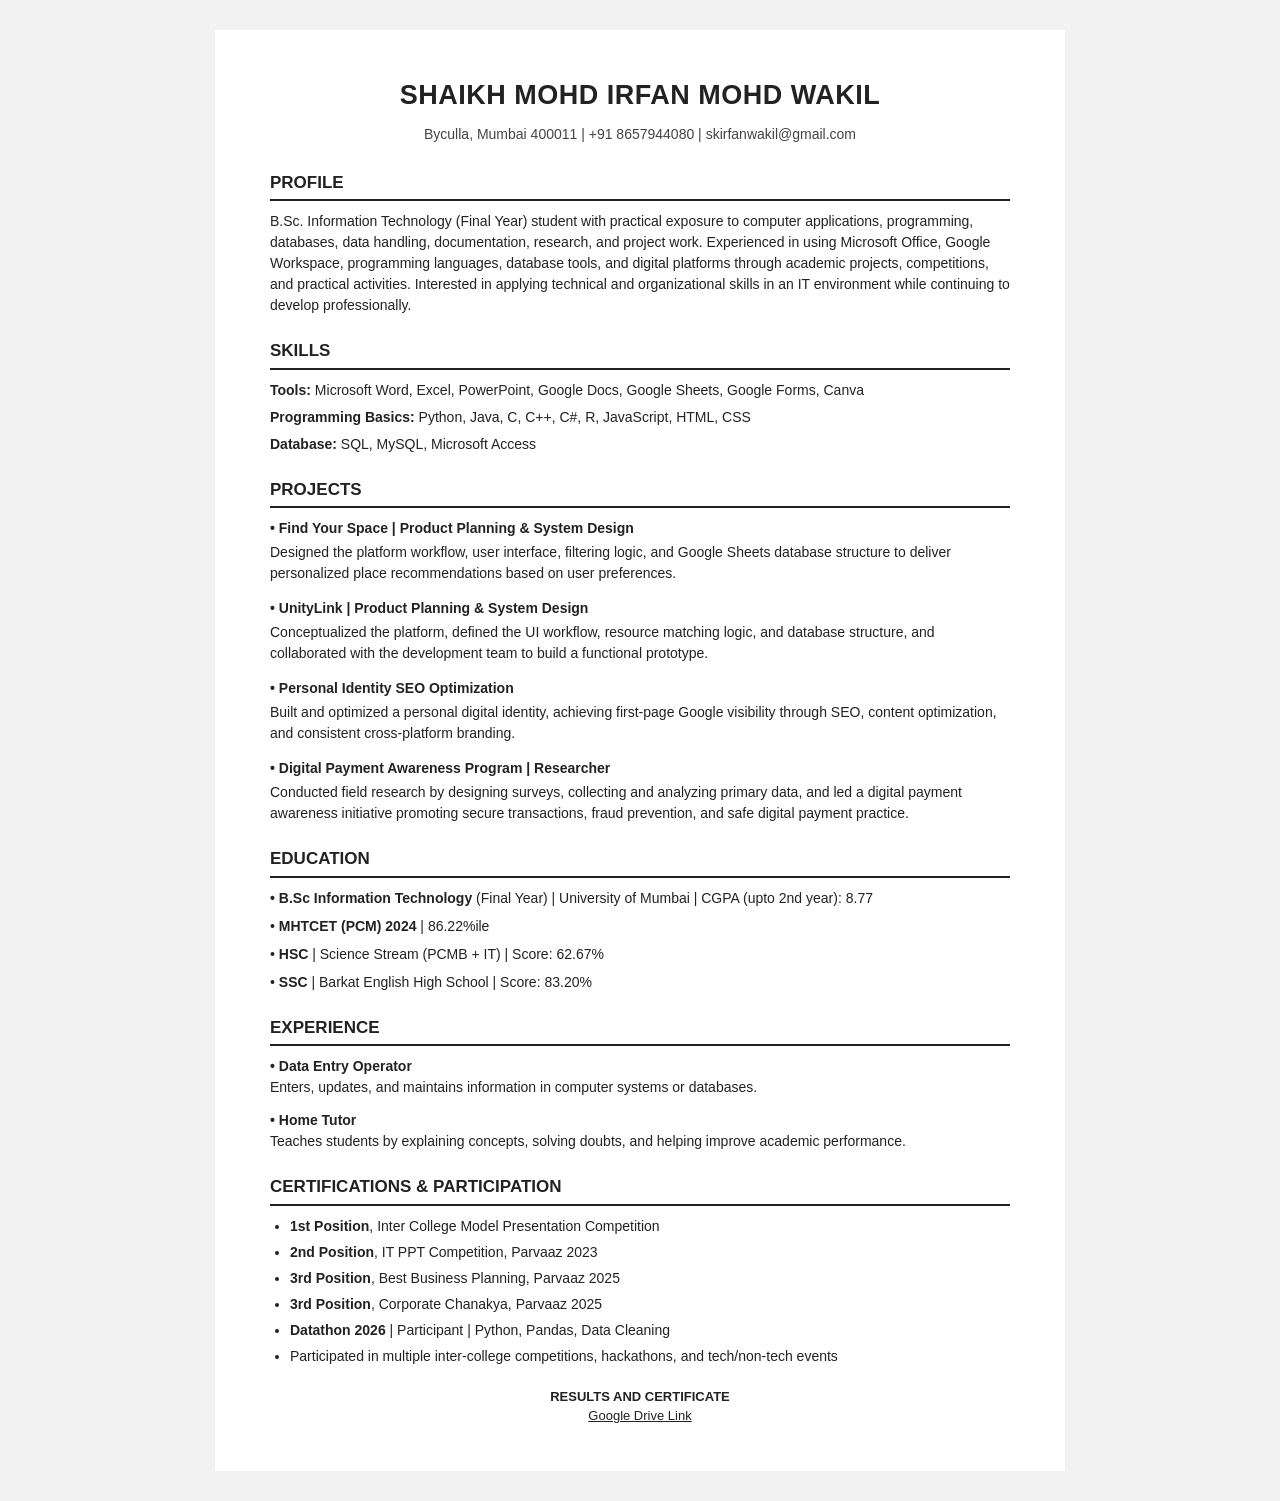
<file: index.html>
<!DOCTYPE html>
<html lang="en">
<head>
    <meta charset="UTF-8">
    <meta name="viewport" content="width=device-width, initial-scale=1.0">

    <title>Shaikh Mohd Irfan Mohd Wakil - Resume</title>

    <style>
        body {
            font-family: Arial, Helvetica, sans-serif;
            background: #f2f2f2;
            color: #222;
            margin: 0;
            padding: 30px;
            line-height: 1.5;
        }

        .resume {
            max-width: 850px;
            margin: auto;
            background: #ffffff;
            padding: 45px 55px;
            box-sizing: border-box;
        }

        .header {
            text-align: center;
            margin-bottom: 25px;
        }

        .header h1 {
            margin: 0;
            font-size: 27px;
            letter-spacing: 0.5px;
        }

        .contact {
            margin-top: 8px;
            font-size: 14px;
            color: #444;
        }

        .contact a {
            color: inherit;
            text-decoration: none;
        }

        .section {
            margin-top: 22px;
        }

        .section-title {
            font-size: 17px;
            font-weight: bold;
            border-bottom: 2px solid #222;
            padding-bottom: 4px;
            margin-bottom: 10px;
            text-transform: uppercase;
        }

        p {
            margin: 6px 0;
            font-size: 14px;
        }

        ul {
            margin: 5px 0 0 20px;
            padding: 0;
        }

        li {
            font-size: 14px;
            margin-bottom: 5px;
        }

        .skill-row {
            margin-bottom: 6px;
            font-size: 14px;
        }

        .skill-label {
            font-weight: bold;
        }

        .project {
            margin-bottom: 14px;
        }

        .project-title {
            font-weight: bold;
            font-size: 14px;
        }

        .project-title a {
            color: #222;
            text-decoration: none;
        }

        .project-description {
            margin-top: 3px;
            font-size: 14px;
        }

        .education-item {
            margin-bottom: 7px;
            font-size: 14px;
        }

        .experience-item {
            margin-bottom: 12px;
        }

        .experience-title {
            font-weight: bold;
            font-size: 14px;
        }

        .experience-description {
            font-size: 14px;
        }

        .drive-link {
            margin-top: 20px;
            font-size: 13px;
            text-align: center;
        }

        .drive-link a {
            color: #222;
            text-decoration: underline;
        }

        @media print {
            body {
                background: #ffffff;
                padding: 0;
            }

            .resume {
                max-width: none;
                padding: 30px 40px;
            }

            a {
                color: #000 !important;
            }
        }

        @media (max-width: 600px) {
            body {
                padding: 10px;
            }

            .resume {
                padding: 25px 20px;
            }

            .header h1 {
                font-size: 22px;
            }
        }
    </style>
</head>

<body>

<div class="resume">

    <!-- HEADER -->
    <div class="header">

        <h1>
            SHAIKH MOHD <strong>IRFAN</strong> MOHD WAKIL
        </h1>

        <div class="contact">
            Byculla, Mumbai 400011 |
            +91 8657944080 |
            <a href="mailto:skirfanwakil@gmail.com">
                skirfanwakil@gmail.com
            </a>
        </div>

    </div>


    <!-- PROFILE -->
    <div class="section">

        <div class="section-title">
            Profile
        </div>

        <p>
            B.Sc. Information Technology (Final Year) student with practical
            exposure to computer applications, programming, databases, data
            handling, documentation, research, and project work. Experienced
            in using Microsoft Office, Google Workspace, programming languages,
            database tools, and digital platforms through academic projects,
            competitions, and practical activities. Interested in applying
            technical and organizational skills in an IT environment while
            continuing to develop professionally.
        </p>

    </div>


    <!-- SKILLS -->
    <div class="section">

        <div class="section-title">
            Skills
        </div>

        <div class="skill-row">
            <span class="skill-label">Tools:</span>
            Microsoft Word, Excel, PowerPoint, Google Docs,
            Google Sheets, Google Forms, Canva
        </div>

        <div class="skill-row">
            <span class="skill-label">Programming Basics:</span>
            Python, Java, C, C++, C#, R, JavaScript, HTML, CSS
        </div>

        <div class="skill-row">
            <span class="skill-label">Database:</span>
            SQL, MySQL, Microsoft Access
        </div>

    </div>


    <!-- PROJECTS -->
    <div class="section">

        <div class="section-title">
            Projects
        </div>


        <div class="project">

            <div class="project-title">
                •
                <a href="https://github.com/skirfanwakil/find-your-space"
                   target="_blank">
                    Find Your Space | Product Planning & System Design
                </a>
            </div>

            <div class="project-description">
                Designed the platform workflow, user interface, filtering logic,
                and Google Sheets database structure to deliver personalized
                place recommendations based on user preferences.
            </div>

        </div>


        <div class="project">

            <div class="project-title">
                •
                <a href="https://github.com/skirfanwakil/UnityLink"
                   target="_blank">
                    UnityLink | Product Planning & System Design
                </a>
            </div>

            <div class="project-description">
                Conceptualized the platform, defined the UI workflow,
                resource matching logic, and database structure, and
                collaborated with the development team to build a functional
                prototype.
            </div>

        </div>


        <div class="project">

            <div class="project-title">
                • Personal Identity SEO Optimization
            </div>

            <div class="project-description">
                Built and optimized a personal digital identity, achieving
                first-page Google visibility through SEO, content optimization,
                and consistent cross-platform branding.
            </div>

        </div>


        <div class="project">

            <div class="project-title">
                •
                <a href="https://drive.google.com/file/d/16SxlqVFWt0ELJ20l2qlh9JhVENWo0yL_/view?usp=drivesdk"
                   target="_blank">
                    Digital Payment Awareness Program | Researcher
                </a>
            </div>

            <div class="project-description">
                Conducted field research by designing surveys, collecting and
                analyzing primary data, and led a digital payment awareness
                initiative promoting secure transactions, fraud prevention,
                and safe digital payment practice.
            </div>

        </div>

    </div>


    <!-- EDUCATION -->
    <div class="section">

        <div class="section-title">
            Education
        </div>

        <div class="education-item">
            <strong>• B.Sc Information Technology</strong>
            (Final Year) | University of Mumbai |
            CGPA (upto 2nd year): 8.77
        </div>

        <div class="education-item">
            • <strong>MHTCET (PCM) 2024</strong> |
            86.22%ile
        </div>

        <div class="education-item">
            • <strong>HSC</strong> |
            Science Stream (PCMB + IT) |
            Score: 62.67%
        </div>

        <div class="education-item">
            • <strong>SSC</strong> |
            Barkat English High School |
            Score: 83.20%
        </div>

    </div>


    <!-- EXPERIENCE -->
    <div class="section">

        <div class="section-title">
            Experience
        </div>


        <div class="experience-item">

            <div class="experience-title">
                • Data Entry Operator
            </div>

            <div class="experience-description">
                Enters, updates, and maintains information in computer systems
                or databases.
            </div>

        </div>


        <div class="experience-item">

            <div class="experience-title">
                • Home Tutor
            </div>

            <div class="experience-description">
                Teaches students by explaining concepts, solving doubts,
                and helping improve academic performance.
            </div>

        </div>

    </div>


    <!-- CERTIFICATIONS & PARTICIPATION -->
    <div class="section">

        <div class="section-title">
            Certifications & Participation
        </div>

        <ul>

            <li>
                <strong>1st Position</strong>,
                Inter College Model Presentation Competition
            </li>

            <li>
                <strong>2nd Position</strong>,
                IT PPT Competition, Parvaaz 2023
            </li>

            <li>
                <strong>3rd Position</strong>,
                Best Business Planning, Parvaaz 2025
            </li>

            <li>
                <strong>3rd Position</strong>,
                Corporate Chanakya, Parvaaz 2025
            </li>

            <li>
                <strong>Datathon 2026</strong> |
                Participant |
                Python, Pandas, Data Cleaning
            </li>

            <li>
                Participated in multiple inter-college competitions,
                hackathons, and tech/non-tech events
            </li>

        </ul>

    </div>


    <!-- RESULTS & CERTIFICATES -->
    <div class="drive-link">

        <strong>
            RESULTS AND CERTIFICATE
        </strong>
        <br>

        <a href="https://drive.google.com/drive/folders/1nhu1qyxtzMBHBfKPGdiHfEbXrY_Nma7p"
           target="_blank">
            Google Drive Link
        </a>

    </div>

</div>
</body>
</html>
</file>
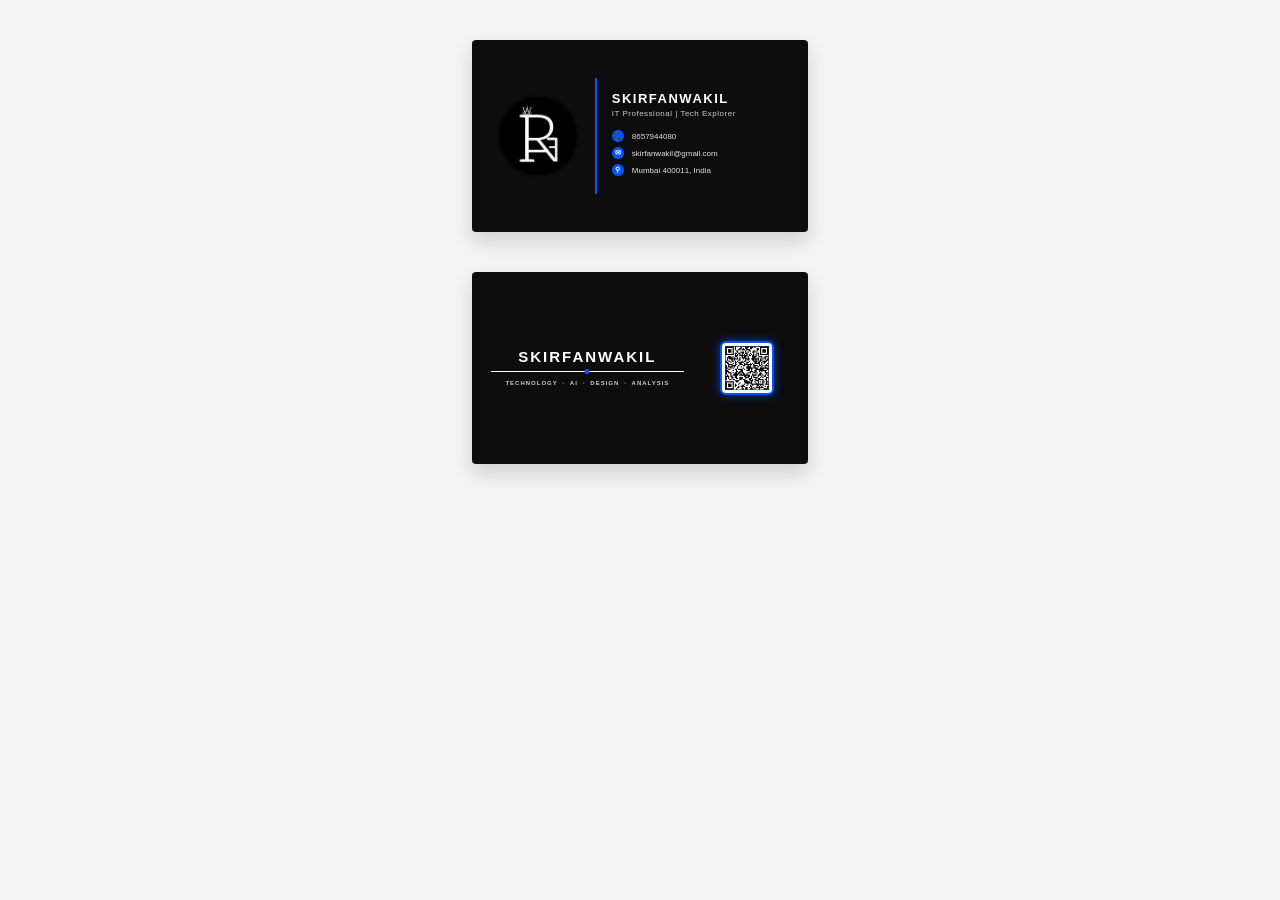
<file: bcard.html>
<!DOCTYPE html>
<html lang="en">
<head>
    <meta charset="UTF-8">
    <title>SKIRFANWAKIL Card</title>
    <style>
        * {
            box-sizing: border-box;
            margin: 0;
            padding: 0;
            -webkit-print-color-adjust: exact !important;
            print-color-adjust: exact !important;
        }

        body {
            font-family: 'Trebuchet MS', 'Verdana', 'Arial', sans-serif;
            background-color: #f4f4f4;
            display: flex;
            flex-direction: column;
            align-items: center;
            justify-content: center;
            padding: 40px;
            gap: 40px;
        }

        /* Standard Business Card Dimensions (3.5in x 2in) */
        .card {
            width: 3.5in;
            height: 2in;
            position: relative;
            box-shadow: 0 10px 20px rgba(0,0,0,0.15);
            overflow: hidden;
            border-radius: 4px;
        }

        /* FRONT SIDE (BLACK) */
        .card-front {
            background-color: #0d0d0d !important;
            color: #ffffff;
            display: flex;
            padding: 0.25in;
            align-items: center;
        }

        .logo-area {
            width: 35%;
            display: flex;
            justify-content: center;
            align-items: center;
            border-right: 2px solid #0055ff; /* Blue accent line */
            padding-right: 15px;
            height: 80%;
        }

        .logo-img {
            max-width: 100%;
            max-height: 100%;
            object-fit: contain;
        }

        .info-area {
            width: 65%;
            padding-left: 15px;
            display: flex;
            flex-direction: column;
            justify-content: center;
        }

        .name {
            font-size: 13px;
            font-weight: bold;
            letter-spacing: 1.5px;
            text-transform: uppercase;
            color: #ffffff;
            margin-bottom: 3px;
        }

        .title {
            font-size: 8px;
            color: #cccccc;
            margin-bottom: 12px;
            letter-spacing: 0.5px;
        }

        .contact-item {
            display: flex;
            align-items: center;
            font-size: 8px;
            margin-bottom: 5px;
            color: #e0e0e0;
        }

        .icon {
            width: 12px;
            height: 12px;
            background-color: #0055ff;
            border-radius: 50%;
            display: inline-flex;
            align-items: center;
            justify-content: center;
            margin-right: 8px;
            font-size: 7px;
            color: #ffffff;
            font-family: Arial, sans-serif;
            font-weight: bold;
        }

        /* BACK SIDE (BLACK) WITH RIGHT-ALIGNED QR */
        .card-back {
            background-color: #0d0d0d !important;
            color: #ffffff;
            display: flex;
            align-items: center;
            justify-content: space-between;
            padding: 0.2in;
        }

        /* Centered Left Content Container */
        .back-left {
            width: 68%;
            height: 100%;
            display: flex;
            flex-direction: column;
            align-items: center;
            justify-content: center;
            text-align: center;
            padding-right: 10px;
        }

        .back-name {
            font-size: 15px;
            font-weight: bold;
            letter-spacing: 2px;
            text-transform: uppercase;
            color: #ffffff;
            margin-bottom: 6px;
        }

        .divider {
            width: 100%;
            height: 1px;
            background-color: #ffffff;
            position: relative;
            margin-bottom: 8px;
        }

        /* CENTERED BLUE DOT ON DIVIDER LINE */
        .divider-dot {
            width: 5px;
            height: 5px;
            background-color: #0055ff;
            border-radius: 50%;
            position: absolute;
            top: -2px;
            left: 50%;
            transform: translateX(-50%);
        }

        .tagline {
            font-size: 6px;
            font-weight: bold;
            letter-spacing: 1px;
            text-transform: uppercase;
            color: #cccccc;
            line-height: 1.3;
        }

        .blue-dot {
            color: #0055ff;
            margin: 0 2px;
        }

        /* Right Side Glowing QR Box */
        .back-right {
            width: 28%;
            height: 100%;
            display: flex;
            justify-content: center;
            align-items: center;
        }

        .qr-box {
            width: 54px;
            height: 54px;
            border: 2px solid #0055ff;
            border-radius: 6px;
            display: flex;
            align-items: center;
            justify-content: center;
            background-color: #ffffff;
            padding: 3px;
            box-shadow: 0 0 10px rgba(0, 85, 255, 0.7);
        }

        .qr-box img {
            width: 100%;
            height: 100%;
            object-fit: contain;
        }

        @media print {
            body {
                background: none;
                padding: 0;
            }
            .card {
                box-shadow: none;
                page-break-after: always;
                border: 1px solid #ddd;
            }
        }
    </style>
</head>
<body>

    <!-- FRONT OF CARD -->
    <div class="card card-front">
        <div class="logo-area">
            <img src="mylogo.png" alt="Logo" class="logo-img">
        </div>
        
        <div class="info-area">
            <div class="name">SKIRFANWAKIL</div>
            <div class="title">IT Professional | Tech Explorer</div>
            
            <div class="contact-item">
                <span class="icon">📞</span>8657944080
            </div>
            <div class="contact-item">
                <span class="icon">&#9993;</span>skirfanwakil@gmail.com
            </div>
            <div class="contact-item">
                <span class="icon">&#9906;</span>Mumbai 400011, India
            </div>
        </div>
    </div>

    <!-- BACK OF CARD -->
    <div class="card card-back">
        <div class="back-left">
            <div class="back-name">SKIRFANWAKIL</div>
            <div class="divider">
                <div class="divider-dot"></div>
            </div>
            <div class="tagline">
                TECHNOLOGY <span class="blue-dot">&#8226;</span> AI <span class="blue-dot">&#8226;</span> DESIGN <span class="blue-dot">&#8226;</span> ANALYSIS
            </div>
        </div>

        <div class="back-right">
            <div class="qr-box">
                <img src="qr.jpeg" alt="QR Code">
            </div>
        </div>
    </div>

</body>
</html>
</file>
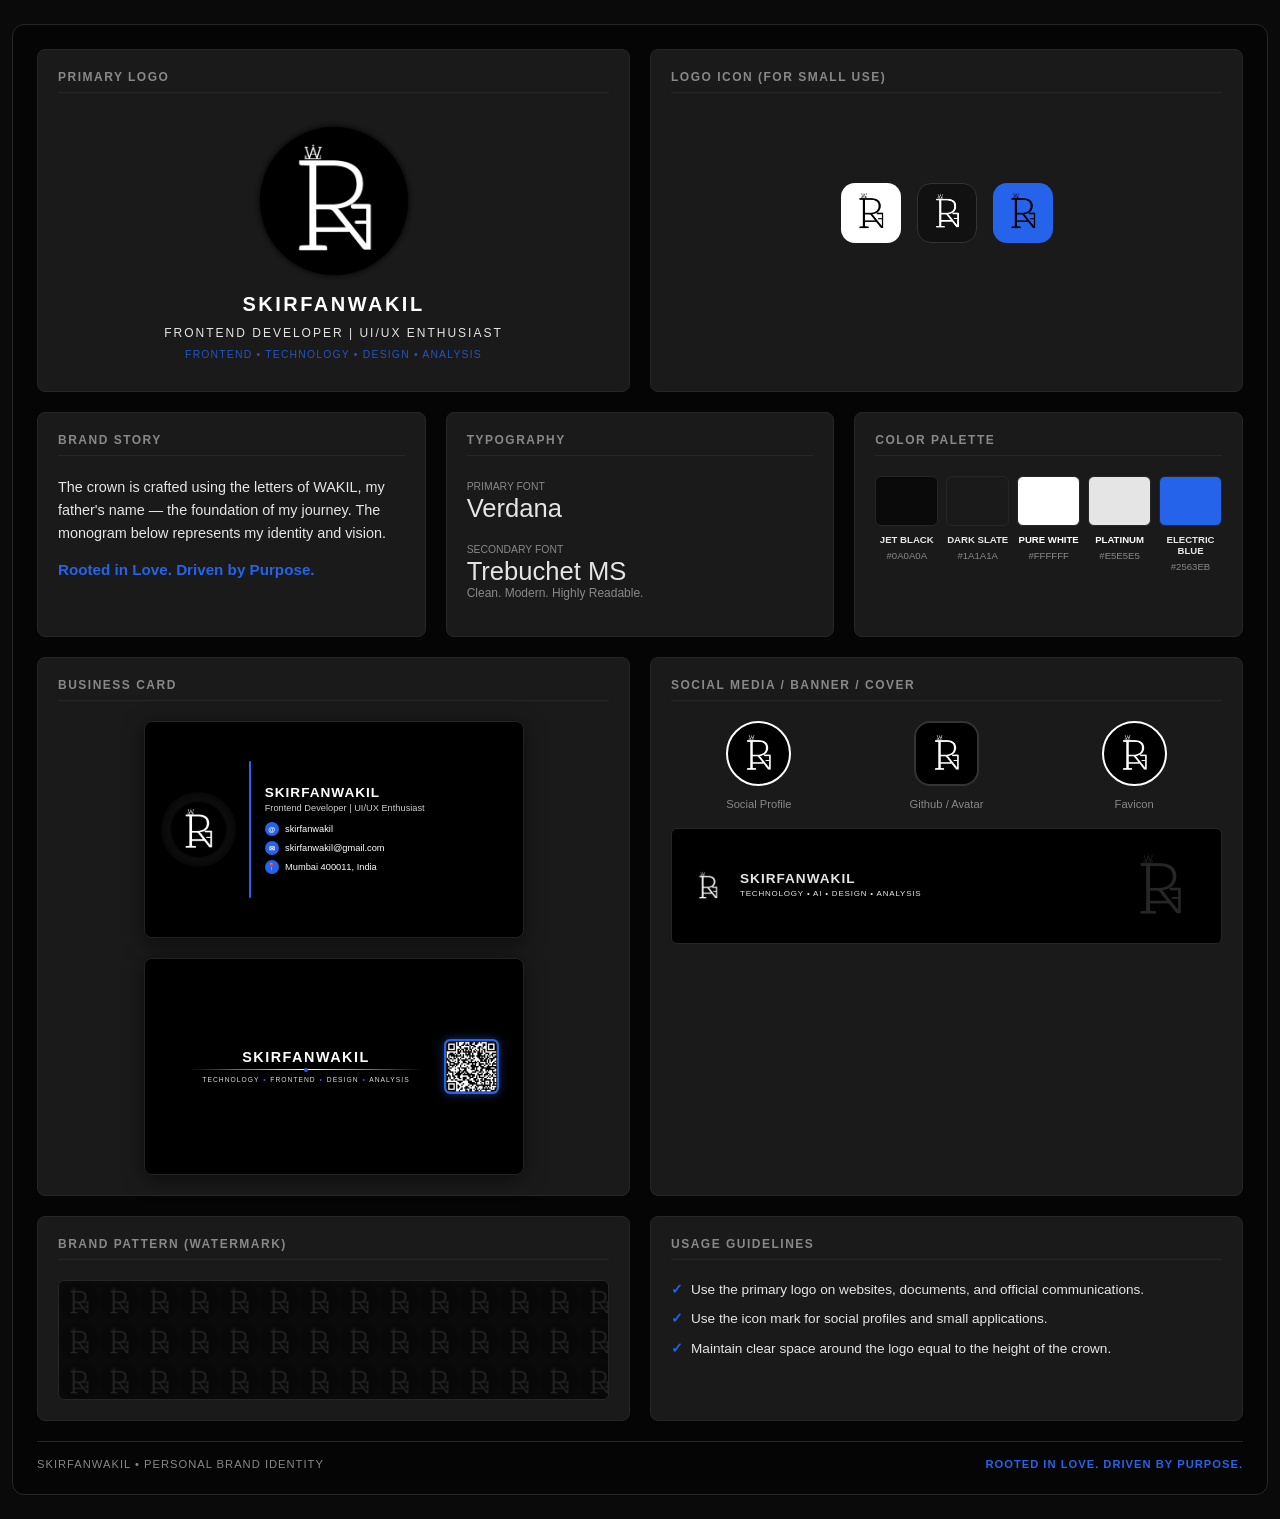
<file: dashboard.html>
<!DOCTYPE html>
<html lang="en">
<head>
  <meta charset="UTF-8">
  <meta name="viewport" content="width=device-width, initial-scale=1.0">
  <title>SKIRFANWAKIL - Brand Guidelines</title>
  <style>
    :root {
      --jet-black: #0A0A0A;
      --dark-slate: #1A1A1A;
      --pure-white: #FFFFFF;
      --platinum: #E5E5E5;
      --electric-blue: #2563EB;
      --border-color: #262626;
      --text-muted: #888888;
    }

    * {
      box-sizing: border-box;
      margin: 0;
      padding: 0;
    }

    body {
      background-color: var(--jet-black);
      color: var(--platinum);
      font-family: 'Trebuchet MS', sans-serif;
      padding: 1.5rem 0.75rem;
      display: flex;
      justify-content: center;
    }

    .board-container {
      width: 100%;
      max-width: 1280px;
      background-color: #050505;
      border: 1px solid var(--border-color);
      border-radius: 12px;
      padding: 1.5rem;
      display: flex;
      flex-direction: column;
      gap: 1.25rem;
    }

    /* Grid Layout Helper */
    .row {
      display: grid;
      gap: 1.25rem;
    }

    .row-3-col {
      grid-template-columns: repeat(3, 1fr);
    }

    .row-2-col {
      grid-template-columns: repeat(2, 1fr);
    }

    /* Section Cards */
    .card {
      background-color: var(--dark-slate);
      border: 1px solid var(--border-color);
      border-radius: 8px;
      padding: 1.25rem;
      display: flex;
      flex-direction: column;
      position: relative;
    }

    .card-header {
      font-family: Verdana, sans-serif;
      font-size: 0.75rem;
      font-weight: 600;
      letter-spacing: 1.5px;
      text-transform: uppercase;
      color: var(--text-muted);
      margin-bottom: 1.25rem;
      border-bottom: 1px solid var(--border-color);
      padding-bottom: 0.5rem;
    }

    /* 1. Logos Section */
    .logo-primary {
      display: flex;
      flex-direction: column;
      align-items: center;
      justify-content: center;
      min-height: 200px;
      text-align: center;
      padding: 0.5rem 0;
    }

    .logo-primary img {
      max-width: 160px;
      width: 100%;
      height: auto;
      margin-bottom: 0.75rem;
    }

    .brand-company-name {
      font-family: Verdana, sans-serif;
      font-size: 1.25rem;
      font-weight: 700;
      letter-spacing: 2.5px;
      color: #FFFFFF;
      margin-bottom: 0.5rem;
      text-transform: uppercase;
      word-break: break-word;
    }

    .sub-tagline {
      font-size: 0.75rem;
      letter-spacing: 2px;
      text-transform: uppercase;
      color: var(--platinum);
      line-height: 1.5;
    }

    .sub-tagline span {
      color: var(--electric-blue);
      margin: 0 4px;
    }

    .sub-tagline .new-sub-row {
      font-size: 0.65rem;
      letter-spacing: 1.2px;
      opacity: 0.8;
      display: block;
      margin-top: 5px;
    }

    .monogram-icon-grid {
      display: flex;
      align-items: center;
      justify-content: center;
      gap: 1rem;
      min-height: 200px;
      flex-wrap: wrap;
      padding: 0.5rem 0;
    }

    .app-icon {
      width: 60px;
      height: 60px;
      border-radius: 14px;
      display: flex;
      align-items: center;
      justify-content: center;
      overflow: hidden;
      padding: 6px;
      flex-shrink: 0;
    }

    .app-icon img {
      width: 100%;
      height: 100%;
      object-fit: contain;
    }

    /* 2. Brand Story & Details */
    .brand-story p {
      font-size: 0.9rem;
      color: var(--platinum);
      line-height: 1.6;
      margin-bottom: 1rem;
    }

    .brand-motto {
      color: var(--electric-blue);
      font-weight: bold;
      font-size: 0.95rem;
    }

    .font-sample {
      margin-bottom: 1rem;
    }

    .font-sample h3 {
      font-size: 1.6rem;
      font-weight: normal;
    }

    .color-palette {
      display: grid;
      grid-template-columns: repeat(5, 1fr);
      gap: 0.5rem;
    }

    .color-item {
      text-align: center;
    }

    .color-swatch {
      height: 50px;
      border-radius: 6px;
      margin-bottom: 0.5rem;
      border: 1px solid var(--border-color);
    }

    .color-name {
      font-size: 0.6rem;
      font-weight: bold;
      display: block;
      word-break: break-word;
    }

    .color-hex {
      font-size: 0.6rem;
      color: var(--text-muted);
    }

    /* 3. Business Card Preview */
    .card-mockup-wrapper {
      display: flex;
      flex-direction: column;
      gap: 1.25rem;
      align-items: center;
      width: 100%;
    }

    .business-card-container {
      width: 100%;
      max-width: 380px;
      aspect-ratio: 1.75 / 1;
      background: #000;
      border: 1px solid #222;
      border-radius: 8px;
      padding: 1rem;
      position: relative;
      box-shadow: 0 4px 20px rgba(0,0,0,0.5);
      display: flex;
      align-items: center;
    }

    /* Business Card Front Layout */
    .bc-front {
      display: flex;
      align-items: center;
      width: 100%;
      height: 100%;
    }

    .bc-left-logo {
      width: 75px;
      height: 75px;
      background-color: #0d0d0d;
      border-radius: 50%;
      display: flex;
      align-items: center;
      justify-content: center;
      padding: 8px;
      box-shadow: inset 0 0 10px rgba(0,0,0,0.8);
      flex-shrink: 0;
    }

    .bc-left-logo img {
      width: 100%;
      height: 100%;
      object-fit: contain;
    }

    .bc-divider {
      width: 2px;
      height: 75%;
      background-color: var(--electric-blue);
      margin: 0 0.85rem;
      border-radius: 2px;
      flex-shrink: 0;
    }

    .bc-right-info {
      display: flex;
      flex-direction: column;
      justify-content: center;
      gap: 0.2rem;
      overflow: hidden;
    }

    .bc-right-info h3 {
      font-family: Verdana, sans-serif;
      font-size: 0.85rem;
      letter-spacing: 1px;
      color: #fff;
      font-weight: 700;
      white-space: nowrap;
      overflow: hidden;
      text-overflow: ellipsis;
    }

    .bc-right-info .bc-title {
      font-size: 0.58rem;
      color: #ccc;
      margin-bottom: 0.4rem;
      white-space: nowrap;
      overflow: hidden;
      text-overflow: ellipsis;
    }

    .bc-contact-list {
      display: flex;
      flex-direction: column;
      gap: 0.3rem;
    }

    .bc-contact-item {
      display: flex;
      align-items: center;
      gap: 0.4rem;
      font-size: 0.58rem;
      color: #fff;
      white-space: nowrap;
      overflow: hidden;
      text-overflow: ellipsis;
    }

    .bc-icon {
      width: 14px;
      height: 14px;
      background-color: var(--electric-blue);
      border-radius: 50%;
      display: flex;
      align-items: center;
      justify-content: center;
      font-size: 0.45rem;
      color: #fff;
      font-weight: bold;
      flex-shrink: 0;
    }

    /* Business Card Back Layout */
    .bc-back {
      width: 100%;
      height: 100%;
      display: flex;
      align-items: center;
      justify-content: space-between;
      padding: 0 0.5rem;
    }

    .bc-back-text {
      display: flex;
      flex-direction: column;
      align-items: center;
      text-align: center;
      flex-grow: 1;
    }

    .bc-back-text h3 {
      font-family: Verdana, sans-serif;
      font-size: 0.9rem;
      letter-spacing: 1.5px;
      color: #fff;
      margin-bottom: 4px;
    }

    .bc-back-line {
      width: 85%;
      height: 1px;
      background: linear-gradient(90deg, transparent, #fff, transparent);
      position: relative;
      margin-bottom: 6px;
    }

    .bc-back-line::after {
      content: "";
      position: absolute;
      left: 50%;
      top: 50%;
      transform: translate(-50%, -50%);
      width: 4px;
      height: 4px;
      background-color: var(--electric-blue);
      border-radius: 50%;
    }

    .bc-back-sub {
      font-size: 0.42rem;
      letter-spacing: 1px;
      color: #ddd;
      text-transform: uppercase;
    }

    .bc-back-sub span {
      color: var(--electric-blue);
      margin: 0 1px;
    }

    .bc-qr-code {
      width: 55px;
      height: 55px;
      border-radius: 6px;
      border: 2px solid var(--electric-blue);
      box-shadow: 0 0 10px rgba(37, 99, 235, 0.5);
      overflow: hidden;
      flex-shrink: 0;
      background: #fff;
    }

    .bc-qr-code img {
      width: 100%;
      height: 100%;
      object-fit: cover;
    }

    /* 4. Social Assets */
    .social-assets-grid {
      display: grid;
      grid-template-columns: repeat(3, 1fr);
      gap: 0.75rem;
      text-align: center;
    }

    .avatar-circle {
      width: 65px;
      height: 65px;
      border-radius: 50%;
      border: 2px solid #fff;
      margin: 0 auto 0.5rem;
      display: flex;
      align-items: center;
      justify-content: center;
      overflow: hidden;
      background-color: #000;
      padding: 4px;
    }

    .avatar-circle img {
      width: 100%;
      height: 100%;
      object-fit: contain;
    }

    .banner-preview {
      width: 100%;
      min-height: 110px;
      background: #000;
      border: 1px solid var(--border-color);
      border-radius: 6px;
      display: flex;
      align-items: center;
      justify-content: space-between;
      padding: 0.75rem 1rem;
      margin-top: 1rem;
      overflow: hidden;
    }

    .banner-left {
      display: flex;
      align-items: center;
      gap: 0.75rem;
    }

    .banner-left img {
      height: 40px;
      width: auto;
      object-fit: contain;
    }

    .banner-preview .sub-tagline {
      font-size: 0.5rem;
      letter-spacing: 0.8px;
      margin-top: 2px;
    }

    .banner-right-watermark {
      height: 100%;
      display: flex;
      align-items: center;
    }

    .banner-right-watermark img {
      height: 90px;
      opacity: 0.15;
      object-fit: contain;
    }

    /* 5. Pattern Watermark */
    .brand-pattern {
      height: 120px;
      background-color: #0a0a0a;
      border-radius: 6px;
      border: 1px solid var(--border-color);
      position: relative;
      overflow: hidden;
    }

    .brand-pattern::before {
      content: "";
      position: absolute;
      top: 0;
      left: 0;
      width: 100%;
      height: 100%;
      background-image: url('mylogo.png');
      background-size: 40px;
      background-repeat: repeat;
      opacity: 0.12;
    }

    .usage-list {
      list-style: none;
    }

    .usage-list li {
      position: relative;
      padding-left: 1.25rem;
      margin-bottom: 0.65rem;
      font-size: 0.85rem;
      line-height: 1.4;
    }

    .usage-list li::before {
      content: "✓";
      position: absolute;
      left: 0;
      top: 0;
      color: var(--electric-blue);
      font-weight: bold;
    }

    /* Footer */
    .board-footer {
      display: flex;
      justify-content: space-between;
      align-items: center;
      padding-top: 1rem;
      border-top: 1px solid var(--border-color);
      font-size: 0.7rem;
      letter-spacing: 1px;
      color: var(--text-muted);
      flex-wrap: wrap;
      gap: 0.5rem;
    }

    /* ==========================================
       MEDIA QUERIES (RESPONSIVE RULES)
       ========================================== */
    @media (max-width: 992px) {
      .row-3-col {
        grid-template-columns: repeat(2, 1fr);
      }
    }

    @media (max-width: 768px) {
      body {
        padding: 0.75rem 0.35rem;
      }

      .board-container {
        padding: 1rem;
        border-radius: 8px;
      }

      .row-3-col, .row-2-col {
        grid-template-columns: 1fr;
      }

      .card {
        padding: 1rem;
      }

      .color-palette {
        grid-template-columns: repeat(3, 1fr);
        gap: 0.75rem;
      }

      .banner-preview {
        padding: 0.75rem;
      }

      .banner-right-watermark {
        display: none; /* Hide watermark on small mobile screens to prevent text clash */
      }

      .board-footer {
        flex-direction: column;
        align-items: center;
        text-align: center;
      }
    }

    @media (max-width: 420px) {
      .bc-left-logo {
        width: 60px;
        height: 60px;
      }
      .bc-divider {
        margin: 0 0.5rem;
      }
      .bc-right-info h3 {
        font-size: 0.75rem;
      }
      .bc-right-info .bc-title,
      .bc-contact-item {
        font-size: 0.52rem;
      }
      .color-palette {
        grid-template-columns: repeat(2, 1fr);
      }
    }
  </style>
</head>
<body>

  <div class="board-container">

    <!-- ROW 1: LOGOS -->
    <div class="row row-2-col">
      
      <!-- Primary Logo -->
      <div class="card">
        <div class="card-header">Primary Logo</div>
        <div class="logo-primary">
          <img src="mylogo.png" alt="SKIRFANWAKIL Logo">
          <h2 class="brand-company-name">SKIRFANWAKIL</h2>
          <div class="sub-tagline">
            Frontend Developer | UI/UX Enthusiast
            <span class="new-sub-row">Frontend • Technology • Design • Analysis</span>
          </div>
        </div>
      </div>

      <!-- Logo Icons (Full Size) -->
      <div class="card">
        <div class="card-header">Logo Icon (For Small Use)</div>
        <div class="monogram-icon-grid">
          <div class="app-icon" style="background: #fff;">
            <img src="logo.png" alt="Icon">
          </div>
          <div class="app-icon" style="background: #111; border: 1px solid #333;">
            <img src="logo.png" alt="Icon" style="filter: invert(1);">
          </div>
          <div class="app-icon" style="background: #2563EB;">
            <img src="logo.png" alt="Icon">
          </div>
        </div>
      </div>

    </div>

    <!-- ROW 2: STORY, TYPOGRAPHY, COLORS -->
    <div class="row row-3-col">

      <!-- Brand Story -->
      <div class="card">
        <div class="card-header">Brand Story</div>
        <div class="brand-story">
          <p>The crown is crafted using the letters of WAKIL, my father's name — the foundation of my journey. The monogram below represents my identity and vision.</p>
          <div class="brand-motto">Rooted in Love. Driven by Purpose.</div>
        </div>
      </div>

      <!-- Typography -->
      <div class="card">
        <div class="card-header">Typography</div>
        <div class="font-sample">
          <span style="font-size: 0.65rem; color: var(--text-muted);">PRIMARY FONT</span>
          <h3 style="font-family: Verdana, sans-serif;">Verdana</h3>
        </div>
        <div class="font-sample">
          <span style="font-size: 0.65rem; color: var(--text-muted);">SECONDARY FONT</span>
          <h3 style="font-family: 'Trebuchet MS', sans-serif;">Trebuchet MS</h3>
          <p style="font-size: 0.75rem; color: var(--text-muted);">Clean. Modern. Highly Readable.</p>
        </div>
      </div>

      <!-- Color Palette -->
      <div class="card">
        <div class="card-header">Color Palette</div>
        <div class="color-palette">
          <div class="color-item">
            <div class="color-swatch" style="background: #0A0A0A;"></div>
            <span class="color-name">JET BLACK</span>
            <span class="color-hex">#0A0A0A</span>
          </div>
          <div class="color-item">
            <div class="color-swatch" style="background: #1A1A1A;"></div>
            <span class="color-name">DARK SLATE</span>
            <span class="color-hex">#1A1A1A</span>
          </div>
          <div class="color-item">
            <div class="color-swatch" style="background: #FFFFFF;"></div>
            <span class="color-name" style="color: #fff;">PURE WHITE</span>
            <span class="color-hex">#FFFFFF</span>
          </div>
          <div class="color-item">
            <div class="color-swatch" style="background: #E5E5E5;"></div>
            <span class="color-name" style="color: #fff;">PLATINUM</span>
            <span class="color-hex">#E5E5E5</span>
          </div>
          <div class="color-item">
            <div class="color-swatch" style="background: #2563EB;"></div>
            <span class="color-name">ELECTRIC BLUE</span>
            <span class="color-hex">#2563EB</span>
          </div>
        </div>
      </div>

    </div>

    <!-- ROW 3: BUSINESS CARD & SOCIAL MEDIA ASSETS -->
    <div class="row row-2-col">

      <!-- Business Card Section -->
      <div class="card">
        <div class="card-header">Business Card</div>
        <div class="card-mockup-wrapper">
          
          <!-- Front Side -->
          <div class="business-card-container">
            <div class="bc-front">
              <div class="bc-left-logo">
                <img src="mylogo.png" alt="Monogram">
              </div>
              <div class="bc-divider"></div>
              <div class="bc-right-info">
                <h3>SKIRFANWAKIL</h3>
                <div class="bc-title"> Frontend Developer | UI/UX Enthusiast</div>
                <div class="bc-contact-list">
                  <div class="bc-contact-item">
                    <div class="bc-icon">@</div>
                    <span>skirfanwakil</span>
                  </div>
                  <div class="bc-contact-item">
                    <div class="bc-icon">✉</div>
                    <span>skirfanwakil@gmail.com</span>
                  </div>
                  <div class="bc-contact-item">
                    <div class="bc-icon">📍</div>
                    <span>Mumbai 400011, India</span>
                  </div>
                </div>
              </div>
            </div>
          </div>

          <!-- Back Side -->
          <div class="business-card-container">
            <div class="bc-back">
              <div class="bc-back-text">
                <h3>SKIRFANWAKIL</h3>
                <div class="bc-back-line"></div>
                <div class="bc-back-sub">TECHNOLOGY <span>•</span> Frontend <span>•</span> DESIGN <span>•</span> ANALYSIS</div>
              </div>
              <div class="bc-qr-code">
                <img src="qr.jpeg" alt="QR Code">
              </div>
            </div>
          </div>

        </div>
      </div>

      <!-- Social Media, Avatar & Banner -->
      <div class="card">
        <div class="card-header">Social Media / Banner / Cover</div>
        
        <div class="social-assets-grid">
          <div>
            <div class="avatar-circle">
              <img src="mylogo.png" alt="Social Profile">
            </div>
            <span style="font-size: 0.7rem; color: var(--text-muted);">Social Profile</span>
          </div>

          <div>
            <div class="avatar-circle" style="border-radius: 16px; border-color: #333;">
              <img src="mylogo.png" alt="Github Avatar">
            </div>
            <span style="font-size: 0.7rem; color: var(--text-muted);">Github / Avatar</span>
          </div>

          <div>
            <div class="avatar-circle">
              <img src="mylogo.png" alt="Favicon">
            </div>
            <span style="font-size: 0.7rem; color: var(--text-muted);">Favicon</span>
          </div>
        </div>

        <!-- Banner with Full Logo -->
        <div class="banner-preview">
          <div class="banner-left">
            <img src="mylogo.png" alt="Logo">
            <div>
              <h4 style="font-size: 0.85rem; letter-spacing: 1px;">SKIRFANWAKIL</h4>
              <div class="sub-tagline">TECHNOLOGY • AI • DESIGN • ANALYSIS</div>
            </div>
          </div>
          <div class="banner-right-watermark">
            <img src="mylogo.png" alt="Watermark">
          </div>
        </div>
      </div>

    </div>

    <!-- ROW 4: PATTERN & USAGE -->
    <div class="row row-2-col">

      <!-- Brand Pattern -->
      <div class="card">
        <div class="card-header">Brand Pattern (Watermark)</div>
        <div class="brand-pattern"></div>
      </div>

      <!-- Usage Rules -->
      <div class="card">
        <div class="card-header">Usage Guidelines</div>
        <ul class="usage-list">
          <li>Use the primary logo on websites, documents, and official communications.</li>
          <li>Use the icon mark for social profiles and small applications.</li>
          <li>Maintain clear space around the logo equal to the height of the crown.</li>
        </ul>
      </div>

    </div>

    <!-- FOOTER -->
    <div class="board-footer">
      <div>SKIRFANWAKIL • PERSONAL BRAND IDENTITY</div>
      <div style="color: var(--electric-blue); font-weight: bold;">ROOTED IN LOVE. DRIVEN BY PURPOSE.</div>
    </div>

  </div>

</body>
</html>
</file>
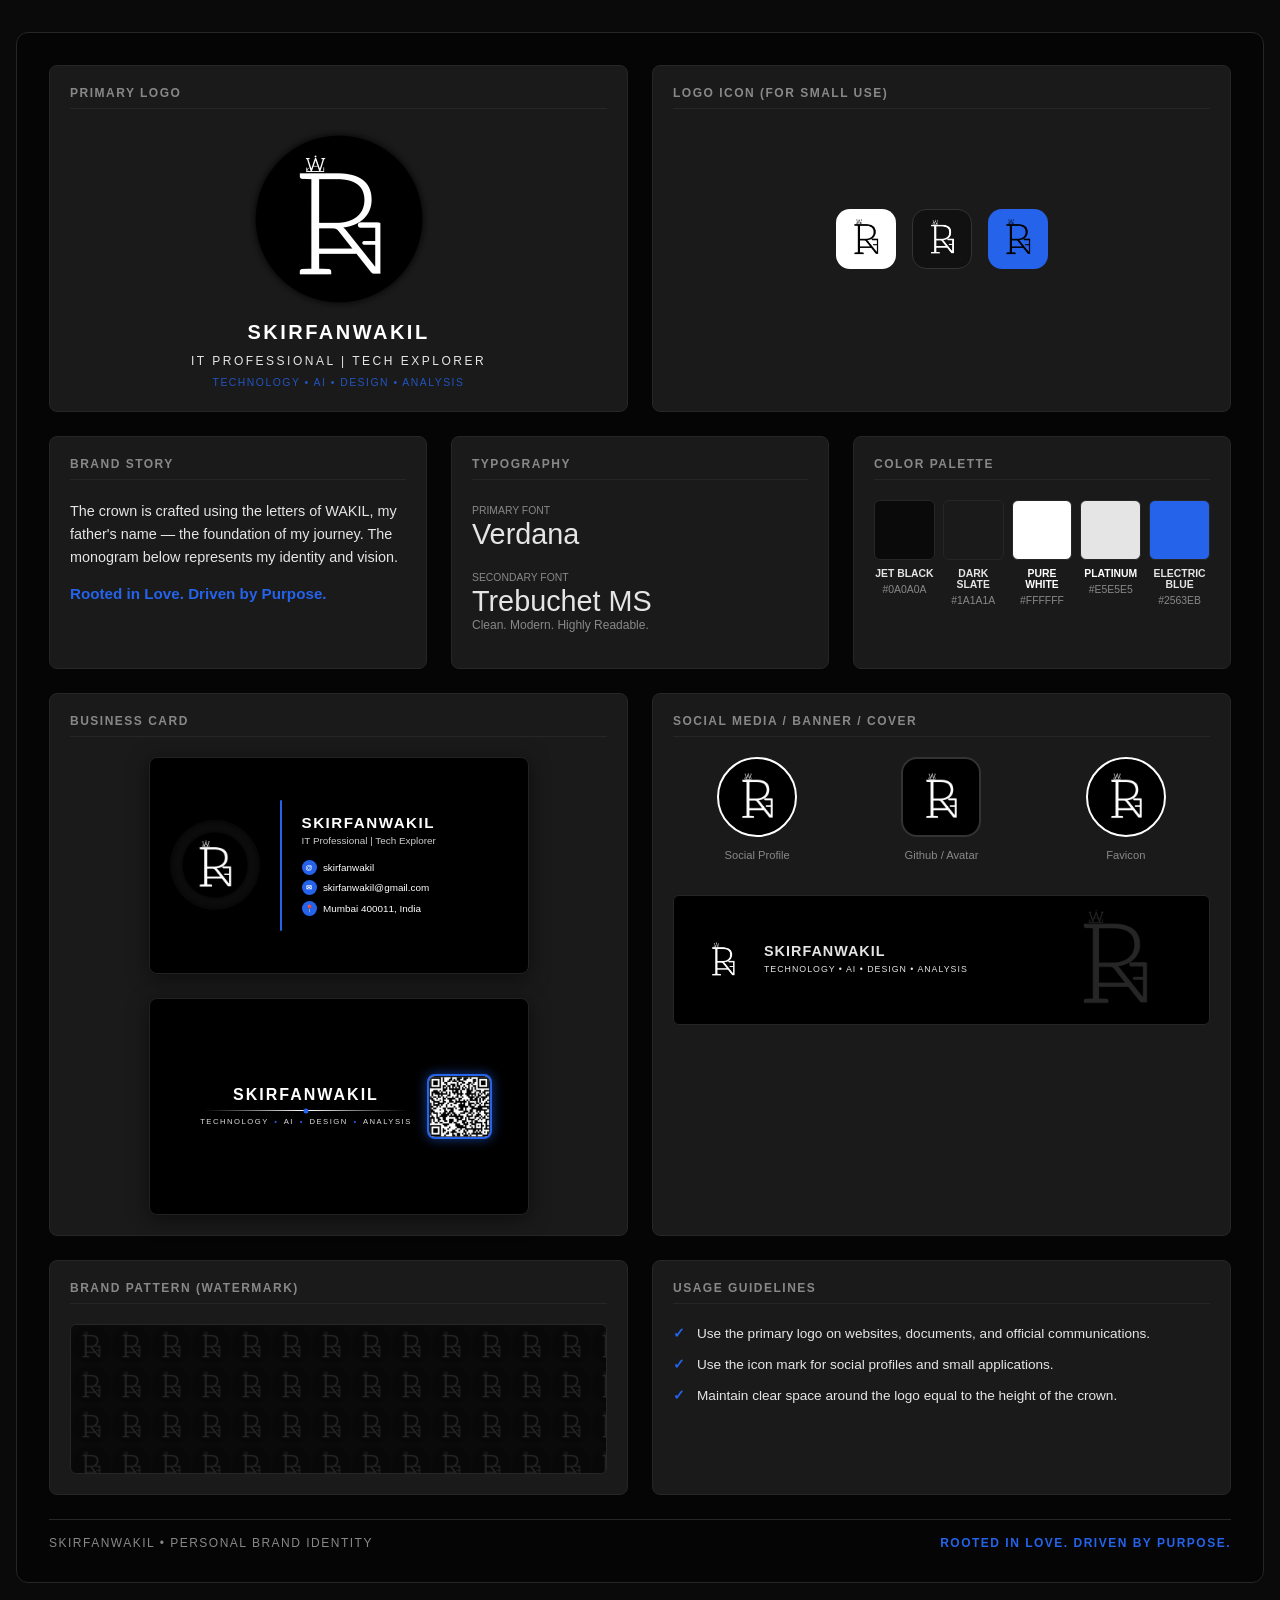
<file: visualidentity.html>
<!DOCTYPE html>
<html lang="en">
<head>
  <meta charset="UTF-8">
  <meta name="viewport" content="width=device-width, initial-scale=1.0">
  <title>SKIRFANWAKIL - Brand Guidelines</title>
  <style>
    :root {
      --jet-black: #0A0A0A;
      --dark-slate: #1A1A1A;
      --pure-white: #FFFFFF;
      --platinum: #E5E5E5;
      --electric-blue: #2563EB;
      --border-color: #262626;
      --text-muted: #888888;
    }

    * {
      box-sizing: border-box;
      margin: 0;
      padding: 0;
    }

    body {
      background-color: var(--jet-black);
      color: var(--platinum);
      font-family: 'Trebuchet MS', sans-serif;
      padding: 2rem 1rem;
      display: flex;
      justify-content: center;
    }

    .board-container {
      width: 100%;
      max-width: 1280px;
      background-color: #050505;
      border: 1px solid var(--border-color);
      border-radius: 12px;
      padding: 2rem;
      display: flex;
      flex-direction: column;
      gap: 1.5rem;
    }

    /* Grid Layout Helper */
    .row {
      display: grid;
      gap: 1.5rem;
    }

    .row-3-col {
      grid-template-columns: repeat(3, 1fr);
    }

    .row-2-col {
      grid-template-columns: repeat(2, 1fr);
    }

    @media (max-width: 992px) {
      .row-3-col, .row-2-col {
        grid-template-columns: 1fr;
      }
    }

    /* Section Cards */
    .card {
      background-color: var(--dark-slate);
      border: 1px solid var(--border-color);
      border-radius: 8px;
      padding: 1.25rem;
      display: flex;
      flex-direction: column;
      position: relative;
    }

    .card-header {
      font-family: Verdana, sans-serif;
      font-size: 0.75rem;
      font-weight: 600;
      letter-spacing: 1.5px;
      text-transform: uppercase;
      color: var(--text-muted);
      margin-bottom: 1.25rem;
      border-bottom: 1px solid var(--border-color);
      padding-bottom: 0.5rem;
    }

    /* 1. Logos Section */
    .logo-primary {
      display: flex;
      flex-direction: column;
      align-items: center;
      justify-content: center;
      min-height: 220px;
      text-align: center;
    }

    .logo-primary img {
      max-width: 180px;
      height: auto;
      margin-bottom: 0.75rem;
    }

    .brand-company-name {
      font-family: Verdana, sans-serif;
      font-size: 1.25rem;
      font-weight: 700;
      letter-spacing: 2.5px;
      color: #FFFFFF;
      margin-bottom: 0.5rem;
      text-transform: uppercase;
    }

    .sub-tagline {
      font-size: 0.75rem;
      letter-spacing: 2.5px;
      text-transform: uppercase;
      color: var(--platinum);
      line-height: 1.5;
    }

    .sub-tagline span {
      color: var(--electric-blue);
      margin: 0 4px;
    }

    .sub-tagline .new-sub-row {
      font-size: 0.65rem;
      letter-spacing: 1.5px;
      opacity: 0.8;
      display: block;
      margin-top: 5px;
    }

    .monogram-icon-grid {
      display: flex;
      align-items: center;
      justify-content: center;
      gap: 1rem;
      min-height: 220px;
    }

    .app-icon {
      width: 60px;
      height: 60px;
      border-radius: 14px;
      display: flex;
      align-items: center;
      justify-content: center;
      overflow: hidden;
      padding: 6px;
    }

    .app-icon img {
      width: 100%;
      height: 100%;
      object-fit: contain;
    }

    /* 2. Brand Story & Details */
    .brand-story p {
      font-size: 0.9rem;
      color: var(--platinum);
      line-height: 1.6;
      margin-bottom: 1rem;
    }

    .brand-motto {
      color: var(--electric-blue);
      font-weight: bold;
      font-size: 0.95rem;
    }

    .font-sample {
      margin-bottom: 1rem;
    }

    .font-sample h3 {
      font-size: 1.8rem;
      font-weight: normal;
    }

    .color-palette {
      display: grid;
      grid-template-columns: repeat(5, 1fr);
      gap: 0.5rem;
    }

    .color-item {
      text-align: center;
    }

    .color-swatch {
      height: 60px;
      border-radius: 6px;
      margin-bottom: 0.5rem;
      border: 1px solid var(--border-color);
    }

    .color-name {
      font-size: 0.65rem;
      font-weight: bold;
      display: block;
    }

    .color-hex {
      font-size: 0.65rem;
      color: var(--text-muted);
    }

    /* 3. Business Card Preview */
    .card-mockup-wrapper {
      display: flex;
      flex-direction: column;
      gap: 1.5rem;
      align-items: center;
    }

    .business-card-container {
      width: 100%;
      max-width: 380px;
      aspect-ratio: 1.75 / 1;
      background: #000;
      border: 1px solid #222;
      border-radius: 8px;
      padding: 1.25rem;
      position: relative;
      box-shadow: 0 4px 20px rgba(0,0,0,0.5);
      display: flex;
      align-items: center;
    }

    /* Business Card Front Layout */
    .bc-front {
      display: flex;
      align-items: center;
      width: 100%;
      height: 100%;
    }

    .bc-left-logo {
      width: 90px;
      height: 90px;
      background-color: #0d0d0d;
      border-radius: 50%;
      display: flex;
      align-items: center;
      justify-content: center;
      padding: 10px;
      box-shadow: inset 0 0 10px rgba(0,0,0,0.8);
      flex-shrink: 0;
    }

    .bc-left-logo img {
      width: 100%;
      height: 100%;
      object-fit: contain;
    }

    .bc-divider {
      width: 2px;
      height: 75%;
      background-color: var(--electric-blue);
      margin: 0 1.25rem;
      border-radius: 2px;
    }

    .bc-right-info {
      display: flex;
      flex-direction: column;
      justify-content: center;
      gap: 0.25rem;
    }

    .bc-right-info h3 {
      font-family: Verdana, sans-serif;
      font-size: 0.95rem;
      letter-spacing: 1.5px;
      color: #fff;
      font-weight: 700;
    }

    .bc-right-info .bc-title {
      font-size: 0.62rem;
      color: #ccc;
      margin-bottom: 0.6rem;
    }

    .bc-contact-list {
      display: flex;
      flex-direction: column;
      gap: 0.35rem;
    }

    .bc-contact-item {
      display: flex;
      align-items: center;
      gap: 0.4rem;
      font-size: 0.62rem;
      color: #fff;
    }

    .bc-icon {
      width: 15px;
      height: 15px;
      background-color: var(--electric-blue);
      border-radius: 50%;
      display: flex;
      align-items: center;
      justify-content: center;
      font-size: 0.45rem;
      color: #fff;
      font-weight: bold;
    }

    /* Business Card Back Layout */
    .bc-back {
      width: 100%;
      height: 100%;
      display: flex;
      align-items: center;
      justify-content: space-between;
      padding: 0 1rem;
    }

    .bc-back-text {
      display: flex;
      flex-direction: column;
      align-items: center;
      text-align: center;
      flex-grow: 1;
    }

    .bc-back-text h3 {
      font-family: Verdana, sans-serif;
      font-size: 1rem;
      letter-spacing: 2px;
      color: #fff;
      margin-bottom: 6px;
    }

    .bc-back-line {
      width: 85%;
      height: 1px;
      background: linear-gradient(90deg, transparent, #fff, transparent);
      position: relative;
      margin-bottom: 6px;
    }

    .bc-back-line::after {
      content: "";
      position: absolute;
      left: 50%;
      top: 50%;
      transform: translate(-50%, -50%);
      width: 5px;
      height: 5px;
      background-color: var(--electric-blue);
      border-radius: 50%;
    }

    .bc-back-sub {
      font-size: 0.48rem;
      letter-spacing: 1.5px;
      color: #ddd;
      text-transform: uppercase;
    }

    .bc-back-sub span {
      color: var(--electric-blue);
      margin: 0 2px;
    }

    .bc-qr-code {
      width: 65px;
      height: 65px;
      border-radius: 8px;
      border: 2px solid var(--electric-blue);
      box-shadow: 0 0 12px rgba(37, 99, 235, 0.6);
      overflow: hidden;
      flex-shrink: 0;
      background: #fff;
    }

    .bc-qr-code img {
      width: 100%;
      height: 100%;
      object-fit: cover;
    }

    /* 4. Social Assets */
    .social-assets-grid {
      display: grid;
      grid-template-columns: repeat(auto-fit, minmax(130px, 1fr));
      gap: 1rem;
      text-align: center;
    }

    .avatar-circle {
      width: 80px;
      height: 80px;
      border-radius: 50%;
      border: 2px solid #fff;
      margin: 0 auto 0.5rem;
      display: flex;
      align-items: center;
      justify-content: center;
      overflow: hidden;
      background-color: #000;
      padding: 4px;
    }

    .avatar-circle img {
      width: 100%;
      height: 100%;
      object-fit: contain;
    }

    .banner-preview {
      width: 100%;
      height: 130px;
      background: #000;
      border: 1px solid var(--border-color);
      border-radius: 6px;
      display: flex;
      align-items: center;
      justify-content: space-between;
      padding: 0 1.5rem;
      margin-top: 1rem;
      overflow: hidden;
    }

    .banner-left {
      display: flex;
      align-items: center;
      gap: 1rem;
    }

    .banner-left img {
      height: 50px;
      width: auto;
      object-fit: contain;
    }

    .banner-preview .sub-tagline {
      font-size: 0.55rem;
      letter-spacing: 1px;
      margin-top: 4px;
    }

    .banner-right-watermark {
      height: 100%;
      display: flex;
      align-items: center;
    }

    .banner-right-watermark img {
      height: 110%;
      opacity: 0.15;
      object-fit: contain;
    }

    /* 5. Pattern Watermark */
    .brand-pattern {
      height: 150px;
      background-color: #0a0a0a;
      border-radius: 6px;
      border: 1px solid var(--border-color);
      position: relative;
      overflow: hidden;
    }

    .brand-pattern::before {
      content: "";
      position: absolute;
      top: 0;
      left: 0;
      width: 100%;
      height: 100%;
      background-image: url('mylogo.png');
      background-size: 40px;
      background-repeat: repeat;
      opacity: 0.12;
    }

    .usage-list {
      list-style: none;
    }

    .usage-list li {
      position: relative;
      padding-left: 1.5rem;
      margin-bottom: 0.75rem;
      font-size: 0.85rem;
      line-height: 1.4;
    }

    .usage-list li::before {
      content: "✓";
      position: absolute;
      left: 0;
      top: 0;
      color: var(--electric-blue);
      font-weight: bold;
    }

    /* Footer */
    .board-footer {
      display: flex;
      justify-content: space-between;
      align-items: center;
      padding-top: 1rem;
      border-top: 1px solid var(--border-color);
      font-size: 0.75rem;
      letter-spacing: 1.5px;
      color: var(--text-muted);
    }
  </style>
</head>
<body>

  <div class="board-container">

    <!-- ROW 1: LOGOS -->
    <div class="row row-2-col">
      
      <!-- Primary Logo -->
      <div class="card">
        <div class="card-header">Primary Logo</div>
        <div class="logo-primary">
          <img src="mylogo.png" alt="SKIRFANWAKIL Logo">
          <h2 class="brand-company-name">SKIRFANWAKIL</h2>
          <div class="sub-tagline">
            IT Professional | Tech Explorer
            <span class="new-sub-row">Technology • AI • Design • Analysis</span>
          </div>
        </div>
      </div>

      <!-- Logo Icons (Full Size) -->
      <div class="card">
        <div class="card-header">Logo Icon (For Small Use)</div>
        <div class="monogram-icon-grid">
          <div class="app-icon" style="background: #fff;">
            <img src="logo.png" alt="Icon">
          </div>
          <div class="app-icon" style="background: #111; border: 1px solid #333;">
            <img src="logo.png" alt="Icon" style="filter: invert(1);">
          </div>
          <div class="app-icon" style="background: #2563EB;">
            <img src="logo.png" alt="Icon">
          </div>
        </div>
      </div>

    </div>

    <!-- ROW 2: STORY, TYPOGRAPHY, COLORS -->
    <div class="row row-3-col">

      <!-- Brand Story -->
      <div class="card">
        <div class="card-header">Brand Story</div>
        <div class="brand-story">
          <p>The crown is crafted using the letters of WAKIL, my father's name — the foundation of my journey. The monogram below represents my identity and vision.</p>
          <div class="brand-motto">Rooted in Love. Driven by Purpose.</div>
        </div>
      </div>

      <!-- Typography -->
      <div class="card">
        <div class="card-header">Typography</div>
        <div class="font-sample">
          <span style="font-size: 0.65rem; color: var(--text-muted);">PRIMARY FONT</span>
          <h3 style="font-family: Verdana, sans-serif;">Verdana</h3>
        </div>
        <div class="font-sample">
          <span style="font-size: 0.65rem; color: var(--text-muted);">SECONDARY FONT</span>
          <h3 style="font-family: 'Trebuchet MS', sans-serif;">Trebuchet MS</h3>
          <p style="font-size: 0.75rem; color: var(--text-muted);">Clean. Modern. Highly Readable.</p>
        </div>
      </div>

      <!-- Color Palette -->
      <div class="card">
        <div class="card-header">Color Palette</div>
        <div class="color-palette">
          <div class="color-item">
            <div class="color-swatch" style="background: #0A0A0A;"></div>
            <span class="color-name">JET BLACK</span>
            <span class="color-hex">#0A0A0A</span>
          </div>
          <div class="color-item">
            <div class="color-swatch" style="background: #1A1A1A;"></div>
            <span class="color-name">DARK SLATE</span>
            <span class="color-hex">#1A1A1A</span>
          </div>
          <div class="color-item">
            <div class="color-swatch" style="background: #FFFFFF;"></div>
            <span class="color-name" style="color: #fff;">PURE WHITE</span>
            <span class="color-hex">#FFFFFF</span>
          </div>
          <div class="color-item">
            <div class="color-swatch" style="background: #E5E5E5;"></div>
            <span class="color-name" style="color: #fff;">PLATINUM</span>
            <span class="color-hex">#E5E5E5</span>
          </div>
          <div class="color-item">
            <div class="color-swatch" style="background: #2563EB;"></div>
            <span class="color-name">ELECTRIC BLUE</span>
            <span class="color-hex">#2563EB</span>
          </div>
        </div>
      </div>

    </div>

    <!-- ROW 3: BUSINESS CARD & SOCIAL MEDIA ASSETS -->
    <div class="row row-2-col">

      <!-- Business Card Section -->
      <div class="card">
        <div class="card-header">Business Card</div>
        <div class="card-mockup-wrapper">
          
          <!-- Front Side -->
          <div class="business-card-container">
            <div class="bc-front">
              <div class="bc-left-logo">
                <img src="mylogo.png" alt="Monogram">
              </div>
              <div class="bc-divider"></div>
              <div class="bc-right-info">
                <h3>SKIRFANWAKIL</h3>
                <div class="bc-title">IT Professional | Tech Explorer</div>
                <div class="bc-contact-list">
                  <div class="bc-contact-item">
                    <div class="bc-icon">@</div>
                    <span>skirfanwakil</span>
                  </div>
                  <div class="bc-contact-item">
                    <div class="bc-icon">✉</div>
                    <span>skirfanwakil@gmail.com</span>
                  </div>
                  <div class="bc-contact-item">
                    <div class="bc-icon">📍</div>
                    <span>Mumbai 400011, India</span>
                  </div>
                </div>
              </div>
            </div>
          </div>

          <!-- Back Side -->
          <div class="business-card-container">
            <div class="bc-back">
              <div class="bc-back-text">
                <h3>SKIRFANWAKIL</h3>
                <div class="bc-back-line"></div>
                <div class="bc-back-sub">TECHNOLOGY <span>•</span> AI <span>•</span> DESIGN <span>•</span> ANALYSIS</div>
              </div>
              <div class="bc-qr-code">
                <img src="qr.jpeg" alt="QR Code">
              </div>
            </div>
          </div>

        </div>
      </div>

      <!-- Social Media, Avatar & Banner -->
      <div class="card">
        <div class="card-header">Social Media / Banner / Cover</div>
        
        <div class="social-assets-grid" style="margin-bottom: 1rem;">
          <div>
            <div class="avatar-circle">
              <img src="mylogo.png" alt="Social Profile">
            </div>
            <span style="font-size: 0.7rem; color: var(--text-muted);">Social Profile</span>
          </div>

          <div>
            <div class="avatar-circle" style="border-radius: 16px; border-color: #333;">
              <img src="mylogo.png" alt="Github Avatar">
            </div>
            <span style="font-size: 0.7rem; color: var(--text-muted);">Github / Avatar</span>
          </div>

          <div>
            <div class="avatar-circle">
              <img src="mylogo.png" alt="Favicon">
            </div>
            <span style="font-size: 0.7rem; color: var(--text-muted);">Favicon</span>
          </div>
        </div>

        <!-- Banner with Full Logo -->
        <div class="banner-preview">
          <div class="banner-left">
            <img src="mylogo.png" alt="Logo">
            <div>
              <h4 style="font-size: 0.9rem; letter-spacing: 1px;">SKIRFANWAKIL</h4>
              <div class="sub-tagline">TECHNOLOGY • AI • DESIGN • ANALYSIS</div>
            </div>
          </div>
          <div class="banner-right-watermark">
            <img src="mylogo.png" alt="Watermark">
          </div>
        </div>
      </div>

    </div>

    <!-- ROW 4: PATTERN & USAGE -->
    <div class="row row-2-col">

      <!-- Brand Pattern -->
      <div class="card">
        <div class="card-header">Brand Pattern (Watermark)</div>
        <div class="brand-pattern"></div>
      </div>

      <!-- Usage Rules -->
      <div class="card">
        <div class="card-header">Usage Guidelines</div>
        <ul class="usage-list">
          <li>Use the primary logo on websites, documents, and official communications.</li>
          <li>Use the icon mark for social profiles and small applications.</li>
          <li>Maintain clear space around the logo equal to the height of the crown.</li>
        </ul>
      </div>

    </div>

    <!-- FOOTER -->
    <div class="board-footer">
      <div>SKIRFANWAKIL • PERSONAL BRAND IDENTITY</div>
      <div style="color: var(--electric-blue); font-weight: bold;">ROOTED IN LOVE. DRIVEN BY PURPOSE.</div>
    </div>

  </div>

</body>
</html>
</file>
